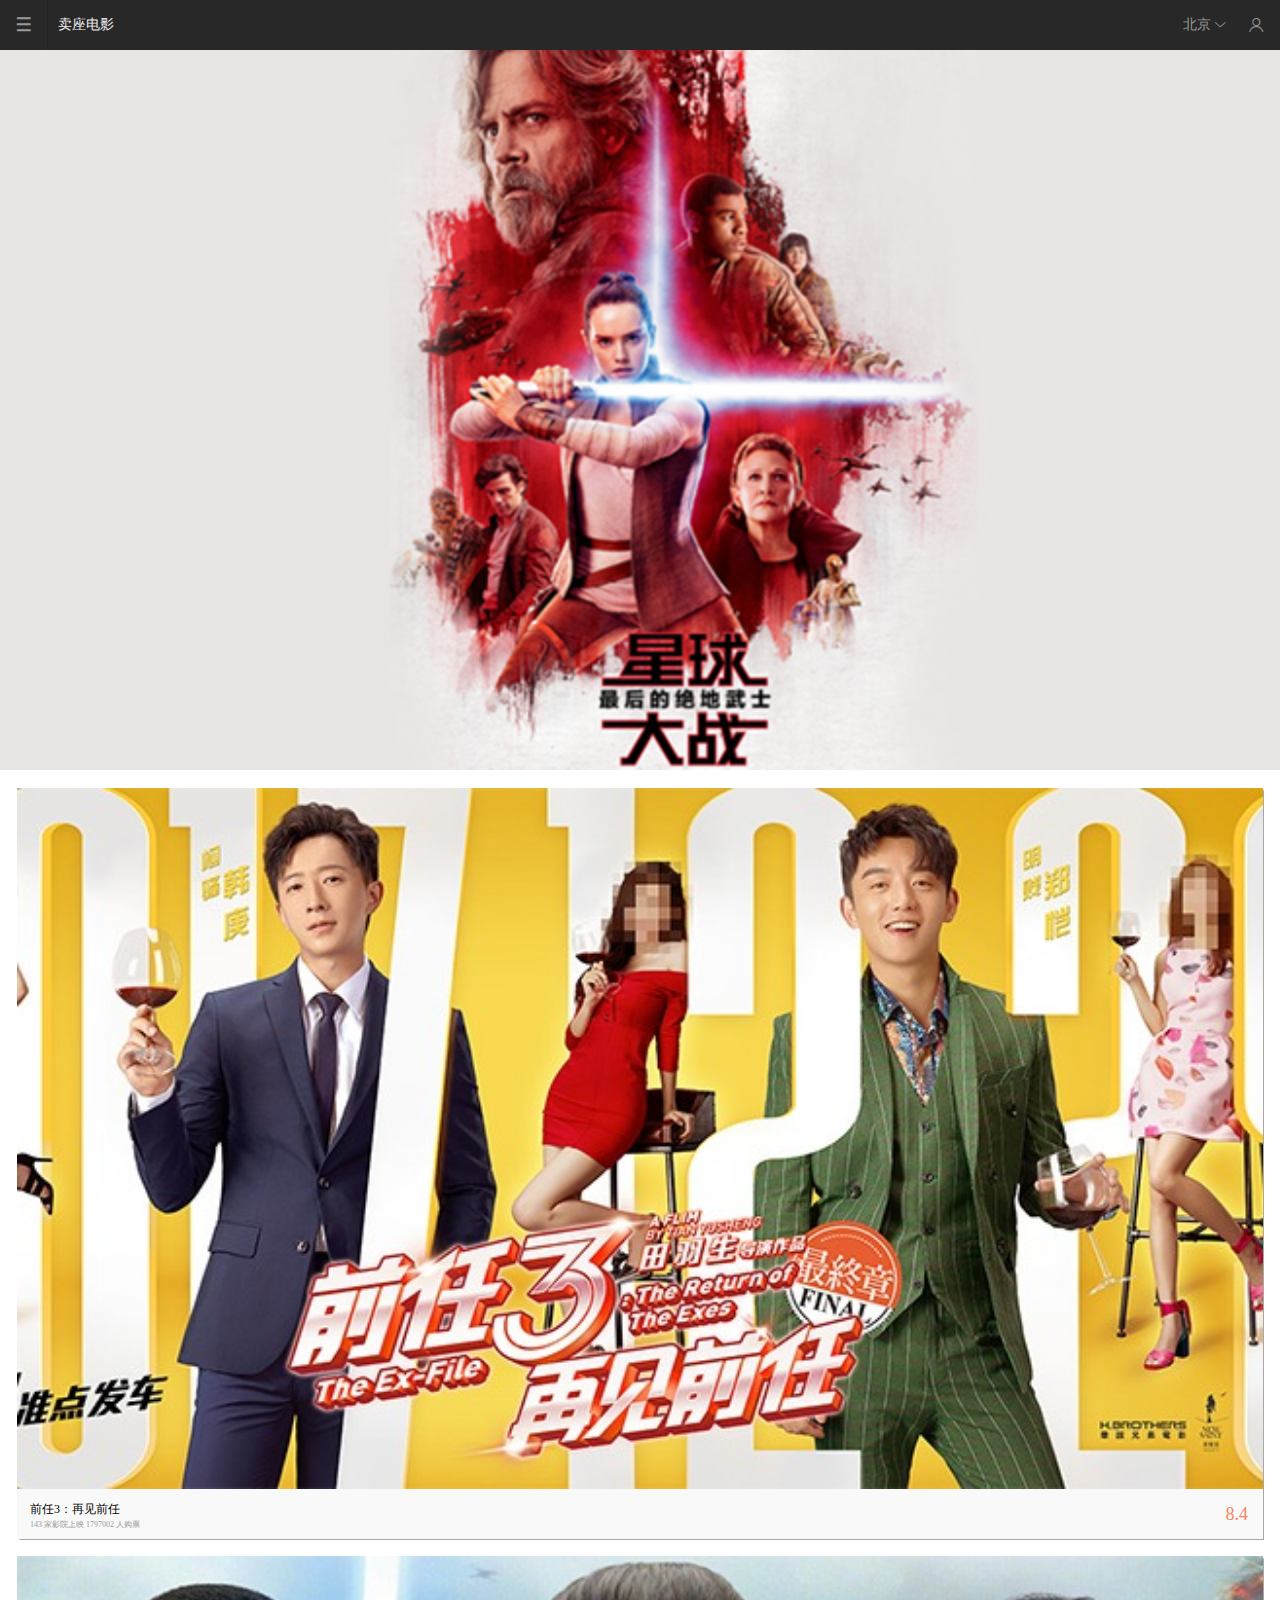
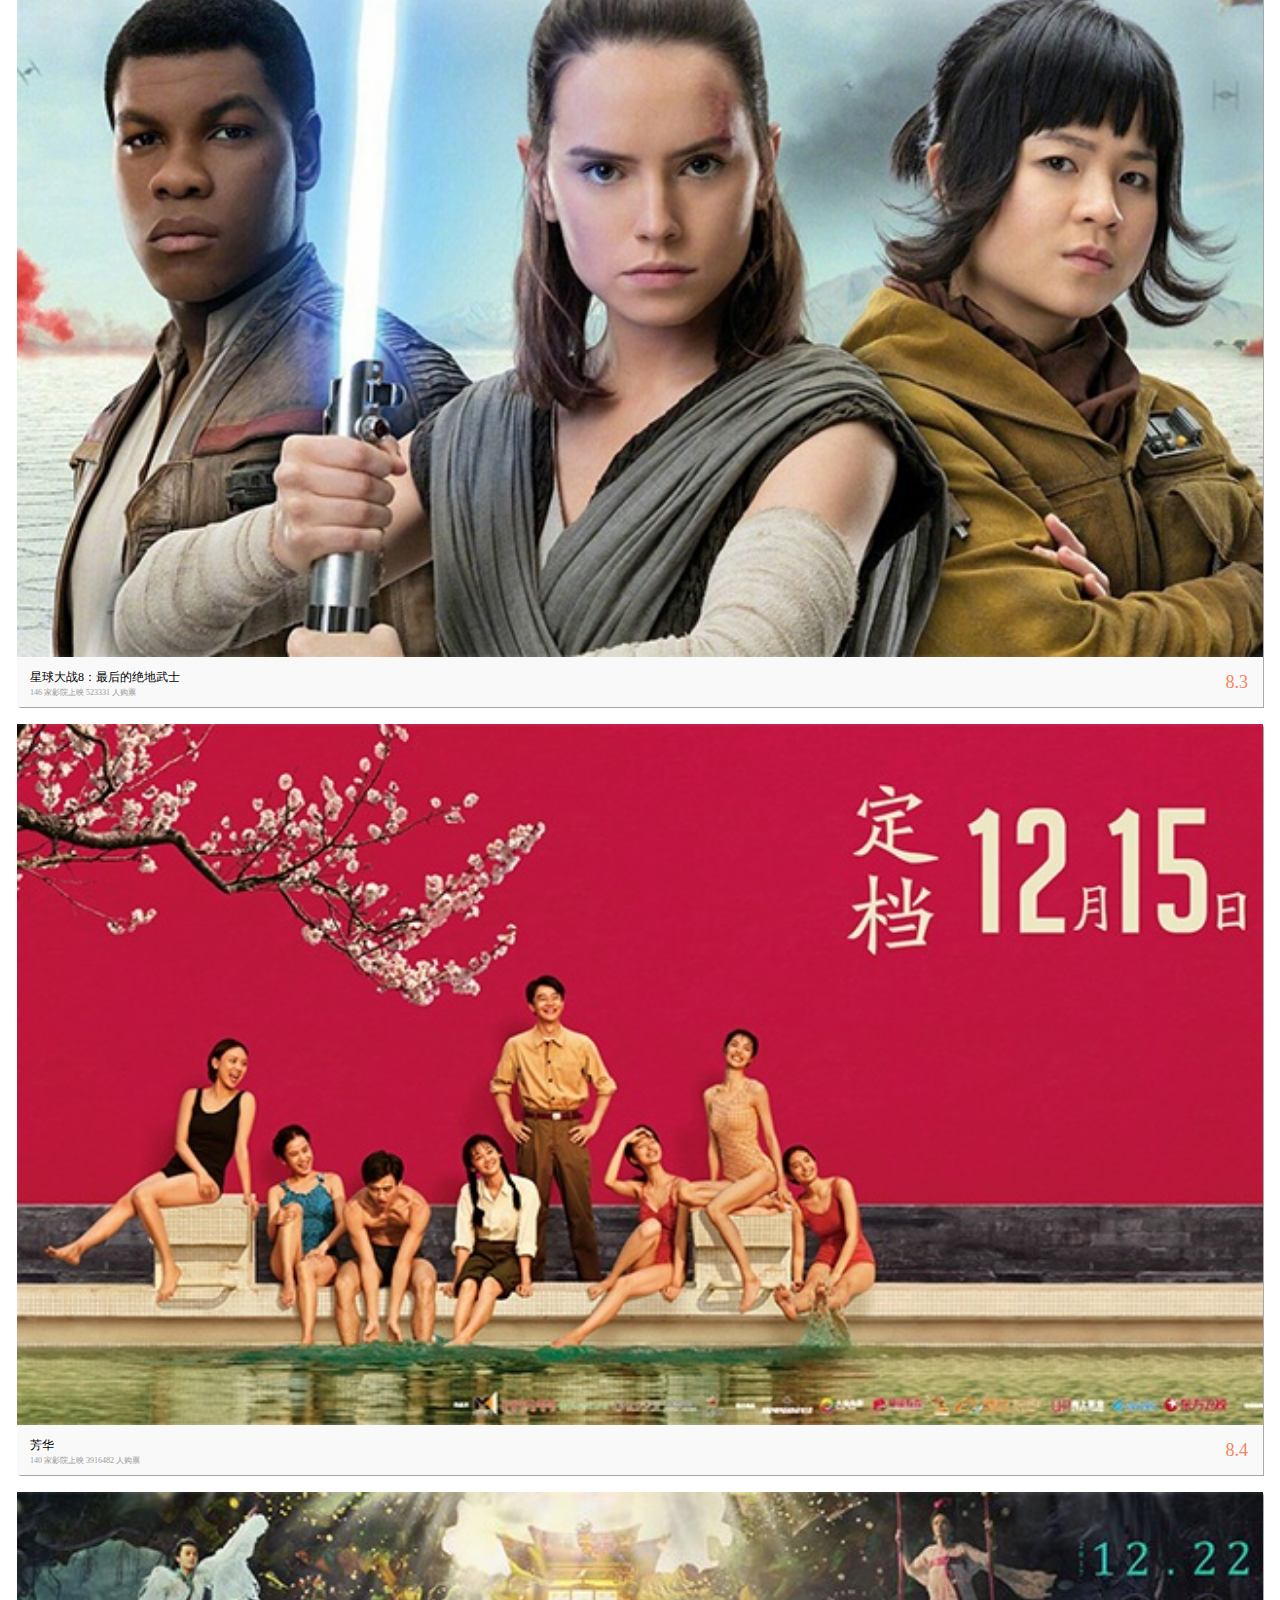
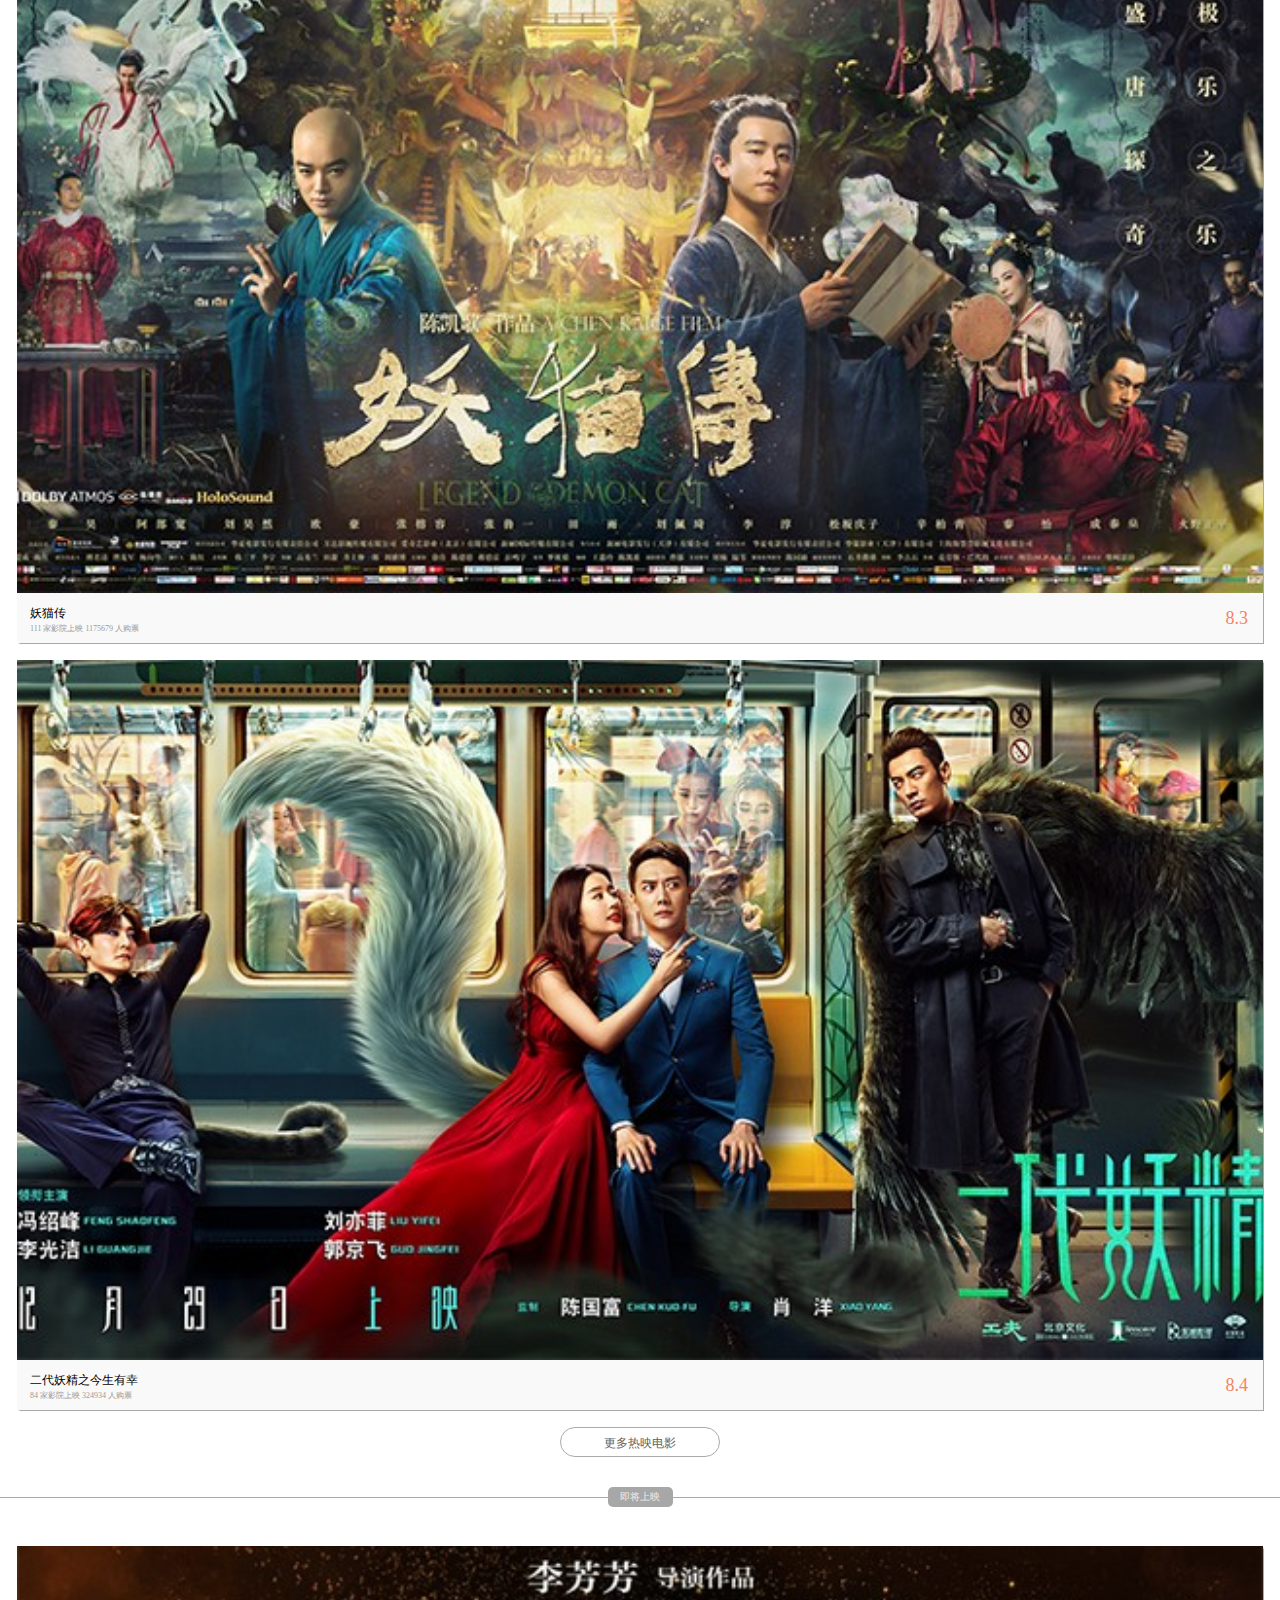
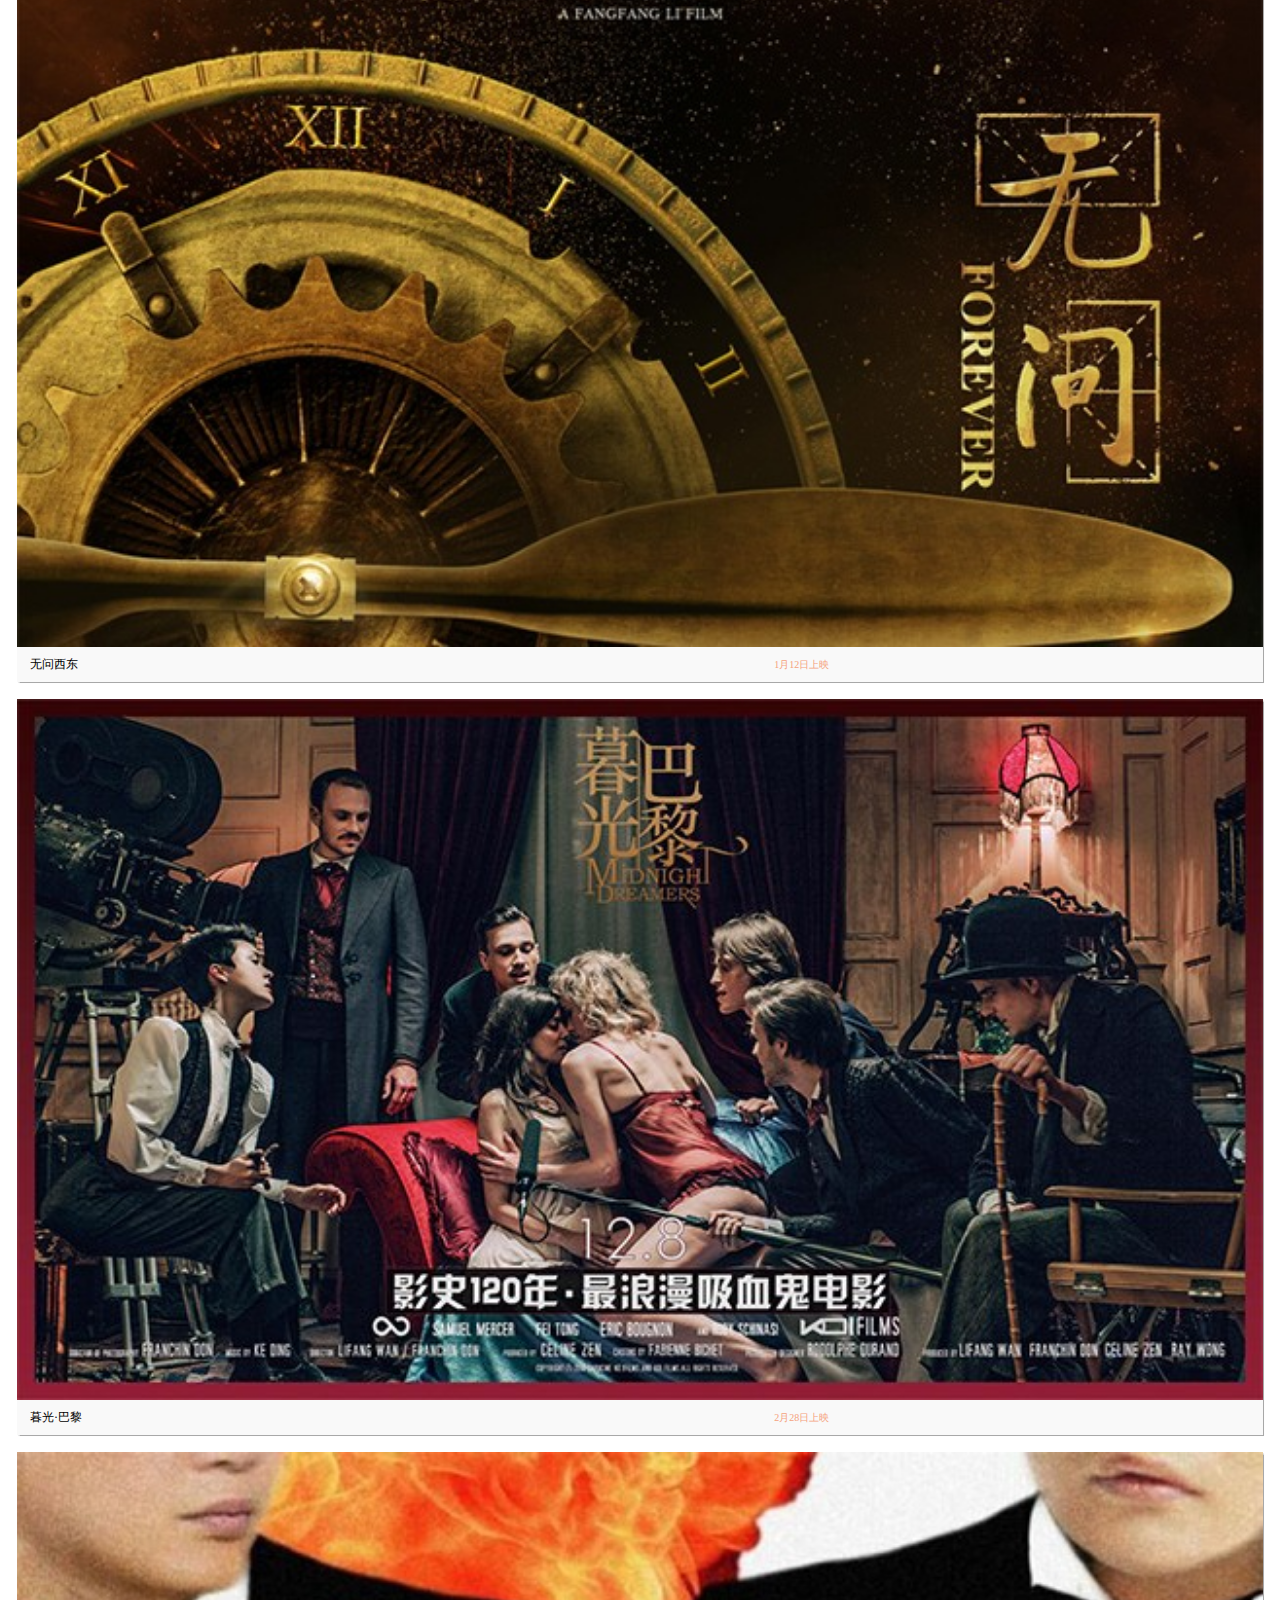
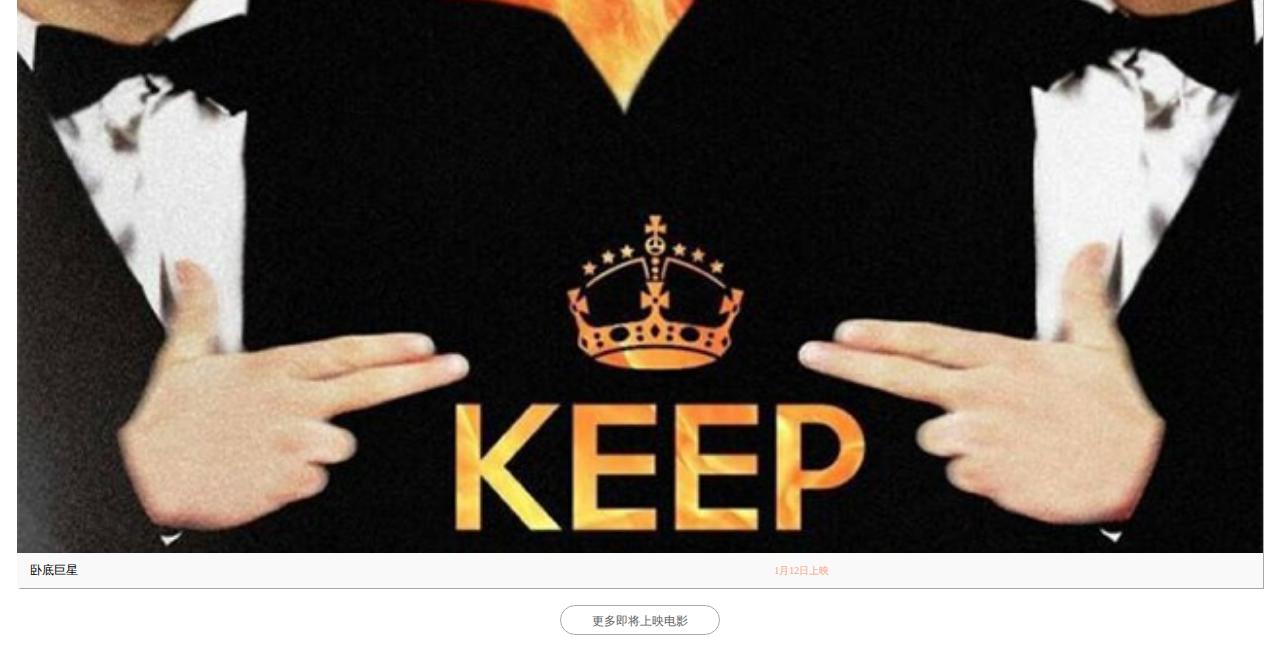
<file: index.html>
<!DOCTYPE html>
<html lang="en">
<head>
    <meta charset="UTF-8">
    <meta content="width=device-width,initial-scale=1,minimum-scale=1,maximum-scale=1,user-scalable=no" name="viewport">
    <script>
        (function (doc, win) {
            var docEl = doc.documentElement,
                resizeEvt = 'orientationchange' in window ? 'orientationchange' : 'resize',
                recalc = function () {
                    var clientWidth = docEl.clientWidth;
                    if (!clientWidth) return;
                    if(clientWidth>=640){
                        docEl.style.fontSize = '100px';
                    }else{
                        docEl.style.fontSize = 100 * (clientWidth / 640) + 'px';
                        // docEl.style.fontSize = '100px';
                    }
                };

            if (!doc.addEventListener) return;
            win.addEventListener(resizeEvt, recalc, false);
            doc.addEventListener('DOMContentLoaded', recalc, false);
        })(document, window);
    </script>
    <title>卖座电影</title>
    <link rel="stylesheet" href="css/index.css">
    <link rel="stylesheet" href="css/common.css">
    <link rel="stylesheet" href="iconfont/iconfont.css">
</head>
<body>
<main>
    <div class="application">
        <div class="application-head">
            <nav id="toolbar" class="notybar-upside">
                <!--顶部左边部分-->
                <h1>
                    <a href="javascript: void 0;">
                        <div class="toolbar-title-icon">
                            <i class="iconfont icon-zhankai"></i>
                        </div>
                        <div class="toolbar-title">卖座电影</div>
                    </a>
                </h1>
                <!--顶部右边部分-->
                <div id="nav-right">
                    <a class="city" href="javascript: void 0;">
                        <span class="city-content">北京</span>
                        <i class="iconfont icon-xiala"></i>
                    </a>
                    <a class="user" href="javascript: void 0;">
                        <i class="iconfont icon-jiaoseguanli"></i>
                    </a>
                </div>

            </nav>
        </div>
        <div class="application-view">
            <section class="content">
                <div class="slick">
                    <div>
                        <img src="images/starwar.jpg" alt="">
                    </div>

                </div>


                <div>
                    <div class="movie">
                        <ul class="list-unstyled">
                            <!--li*5>div.movie-item>((div.movie-item-img>div.img-responsive>img)+div.row .desc)-->
                            <li>
                                <div class="movie-item">
                                    <div class="movie-item-img">
                                        <div class="img-responsive"><img src="images/theEx.jpg" alt=""></div>
                                    </div>
                                    <div class="row desc">
                                        <div class="c10 left">
                                            <div class="film-name">前任3：再见前任</div>
                                            <div class="count">
                                                <span>143</span>
                                                <span>家影院上映</span>
                                                <span>1797002</span>
                                                <span>人购票</span>
                                            </div>
                                        </div>
                                        <div class="c2 right">
                                            <span class="score">8.4</span>
                                        </div>
                                    </div>
                                </div>
                            </li>
                            <li>
                                <div class="movie-item">
                                    <div class="movie-item-img">
                                        <div class="img-responsive"><img src="images/starwar8.jpg" alt=""></div>
                                    </div>
                                    <div class="row desc">
                                        <div class="c10 left">
                                            <div class="film-name">星球大战8：最后的绝地武士</div>
                                            <div class="count">
                                                <span>146</span>
                                                <span>家影院上映</span>
                                                <span>523331</span>
                                                <span>人购票</span>
                                            </div>
                                        </div>
                                        <div class="c2 right">
                                            <span class="score">8.3</span>
                                        </div>
                                    </div>
                                </div>
                            </li>
                            <li>
                                <div class="movie-item">
                                    <div class="movie-item-img">
                                        <div class="img-responsive"><img src="images/fanghua.jpg" alt=""></div>
                                    </div>
                                    <div class="row desc">
                                        <div class="c10 left">
                                            <div class="film-name">芳华</div>
                                            <div class="count">
                                                <span>140</span>
                                                <span>家影院上映</span>
                                                <span>3916482</span>
                                                <span>人购票</span>
                                            </div>
                                        </div>
                                        <div class="c2 right">
                                            <span class="score">8.4</span>
                                        </div>
                                    </div>
                                </div>
                            </li>
                            <li>
                                <div class="movie-item">
                                    <div class="movie-item-img">
                                        <div class="img-responsive"><img src="images/cat.jpg" alt=""></div>
                                    </div>
                                    <div class="row desc">
                                        <div class="c10 left">
                                            <div class="film-name">妖猫传</div>
                                            <div class="count">
                                                <span>111</span>
                                                <span>家影院上映</span>
                                                <span>1175679</span>
                                                <span>人购票</span>
                                            </div>
                                        </div>
                                        <div class="c2 right">
                                            <span class="score">8.3</span>
                                        </div>
                                    </div>
                                </div>
                            </li>
                            <li>
                                <div class="movie-item">
                                    <div class="movie-item-img">
                                        <div class="img-responsive"><img src="images/ghost.jpg" alt=""></div>
                                    </div>
                                    <div class="row desc">
                                        <div class="c10 left">
                                            <div class="film-name">二代妖精之今生有幸</div>
                                            <div class="count">
                                                <span>84</span>
                                                <span>家影院上映</span>
                                                <span>324934</span>
                                                <span>人购票</span>
                                            </div>
                                        </div>
                                        <div class="c2 right">
                                            <span class="score">8.4</span>
                                        </div>
                                    </div>
                                </div>
                            </li>
                        </ul>
                    </div>
                    <div class="more-button">更多热映电影</div>
                </div>



                <div>
                    <div class="dividing-line">
                        <div class="upcoming">即将上映</div>
                        </div>
                    <div class="movie">
                        <ul class="list-unstyled">
                            <li>
                                <div class="movie-item">
                                    <div class="movie-item-img">
                                        <div class="img-responsive"><img src="images/wuwen.jpg" alt=""></div>
                                    </div>
                                    <div class="row upcoming-desc">
                                        <div class="c7 left">
                                            <div class="film-name">无问西东</div>
                                        </div>
                                        <div class="c5 right">
                                            <div class="showing-date">1月12日上映</div>
                                        </div>
                                    </div>
                                </div>
                            </li>
                            <li>
                                <div class="movie-item">
                                    <div class="movie-item-img">
                                        <div class="img-responsive"><img src="images/muguang.jpg" alt=""></div>
                                    </div>
                                    <div class="row upcoming-desc">
                                        <div class="c7 left">
                                            <div class="film-name">暮光·巴黎</div>
                                        </div>
                                        <div class="c5 right">
                                            <div class="showing-date">2月28日上映</div>
                                        </div>
                                    </div>
                                </div>
                            </li>
                            <li>
                                <div class="movie-item">
                                    <div class="movie-item-img">
                                        <div class="img-responsive"><img src="images/keep.jpg" alt=""></div>
                                    </div>
                                    <div class="row upcoming-desc">
                                        <div class="c7 left">
                                            <div class="film-name">卧底巨星</div>
                                        </div>
                                        <div class="c5 right">
                                            <div class="showing-date">1月12日上映</div>
                                        </div>
                                    </div>
                                </div>
                            </li>
                        </ul>
                    </div>
                    <div class="more-button">更多即将上映电影</div>
                </div>



                <div></div>

            </section>
        </div>
    </div>
</main>
</body>
</html>
</file>
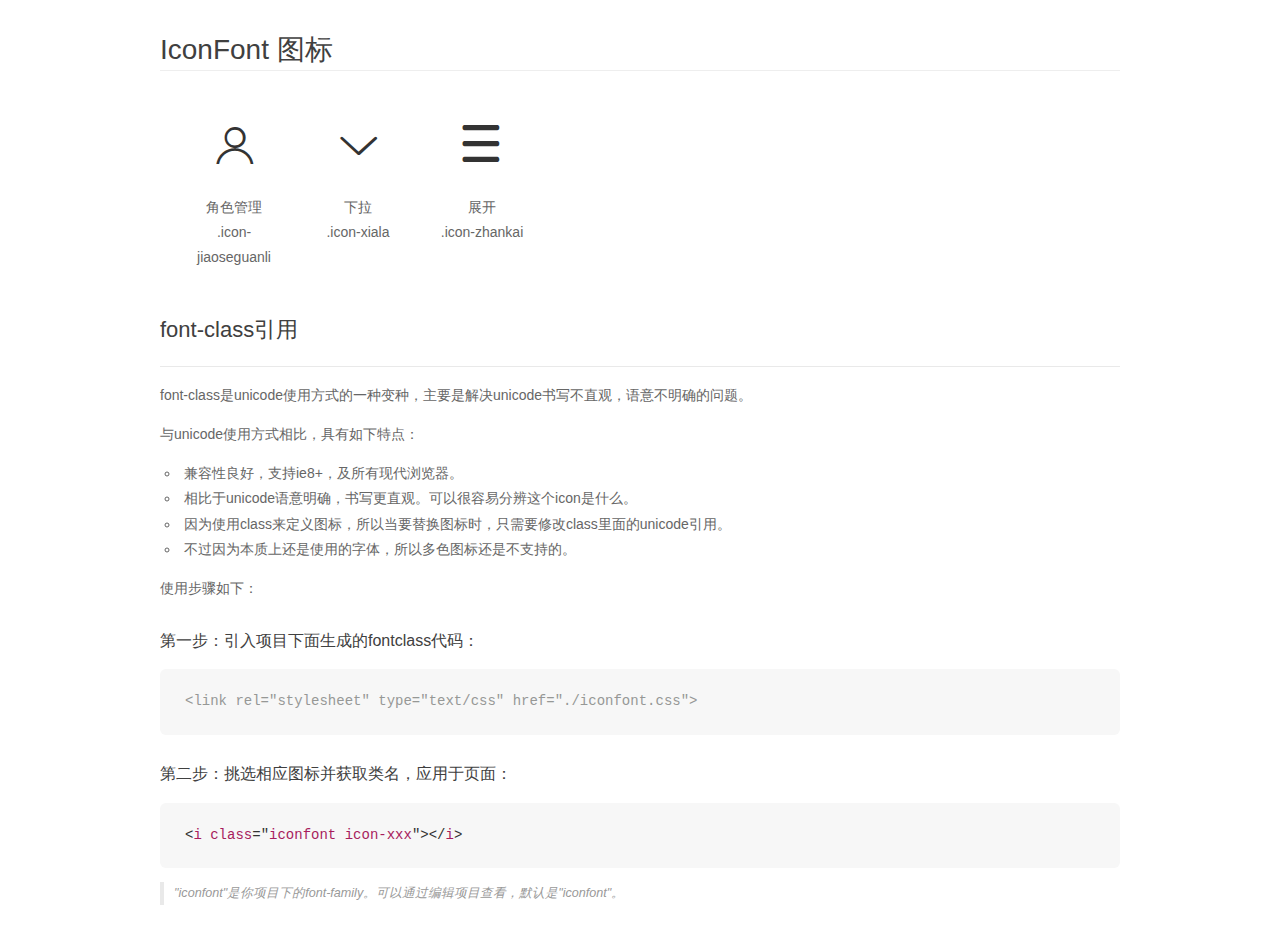
<file: iconfont/demo_fontclass.html>
<!DOCTYPE html>
<html>
<head>
    <meta charset="utf-8"/>
    <title>IconFont</title>
    <link rel="stylesheet" href="demo.css">
    <link rel="stylesheet" href="iconfont.css">
</head>
<body>
    <div class="main markdown">
        <h1>IconFont 图标</h1>
        <ul class="icon_lists clear">
            
                <li>
                <i class="icon iconfont icon-jiaoseguanli"></i>
                    <div class="name">角色管理</div>
                    <div class="fontclass">.icon-jiaoseguanli</div>
                </li>
            
                <li>
                <i class="icon iconfont icon-xiala"></i>
                    <div class="name">下拉</div>
                    <div class="fontclass">.icon-xiala</div>
                </li>
            
                <li>
                <i class="icon iconfont icon-zhankai"></i>
                    <div class="name">展开</div>
                    <div class="fontclass">.icon-zhankai</div>
                </li>
            
        </ul>

        <h2 id="font-class-">font-class引用</h2>
        <hr>

        <p>font-class是unicode使用方式的一种变种，主要是解决unicode书写不直观，语意不明确的问题。</p>
        <p>与unicode使用方式相比，具有如下特点：</p>
        <ul>
        <li>兼容性良好，支持ie8+，及所有现代浏览器。</li>
        <li>相比于unicode语意明确，书写更直观。可以很容易分辨这个icon是什么。</li>
        <li>因为使用class来定义图标，所以当要替换图标时，只需要修改class里面的unicode引用。</li>
        <li>不过因为本质上还是使用的字体，所以多色图标还是不支持的。</li>
        </ul>
        <p>使用步骤如下：</p>
        <h3 id="-fontclass-">第一步：引入项目下面生成的fontclass代码：</h3>


        <pre><code class="lang-js hljs javascript"><span class="hljs-comment">&lt;link rel="stylesheet" type="text/css" href="./iconfont.css"&gt;</span></code></pre>
        <h3 id="-">第二步：挑选相应图标并获取类名，应用于页面：</h3>
        <pre><code class="lang-css hljs">&lt;<span class="hljs-selector-tag">i</span> <span class="hljs-selector-tag">class</span>="<span class="hljs-selector-tag">iconfont</span> <span class="hljs-selector-tag">icon-xxx</span>"&gt;&lt;/<span class="hljs-selector-tag">i</span>&gt;</code></pre>
        <blockquote>
        <p>"iconfont"是你项目下的font-family。可以通过编辑项目查看，默认是"iconfont"。</p>
        </blockquote>
    </div>
</body>
</html>
</file>
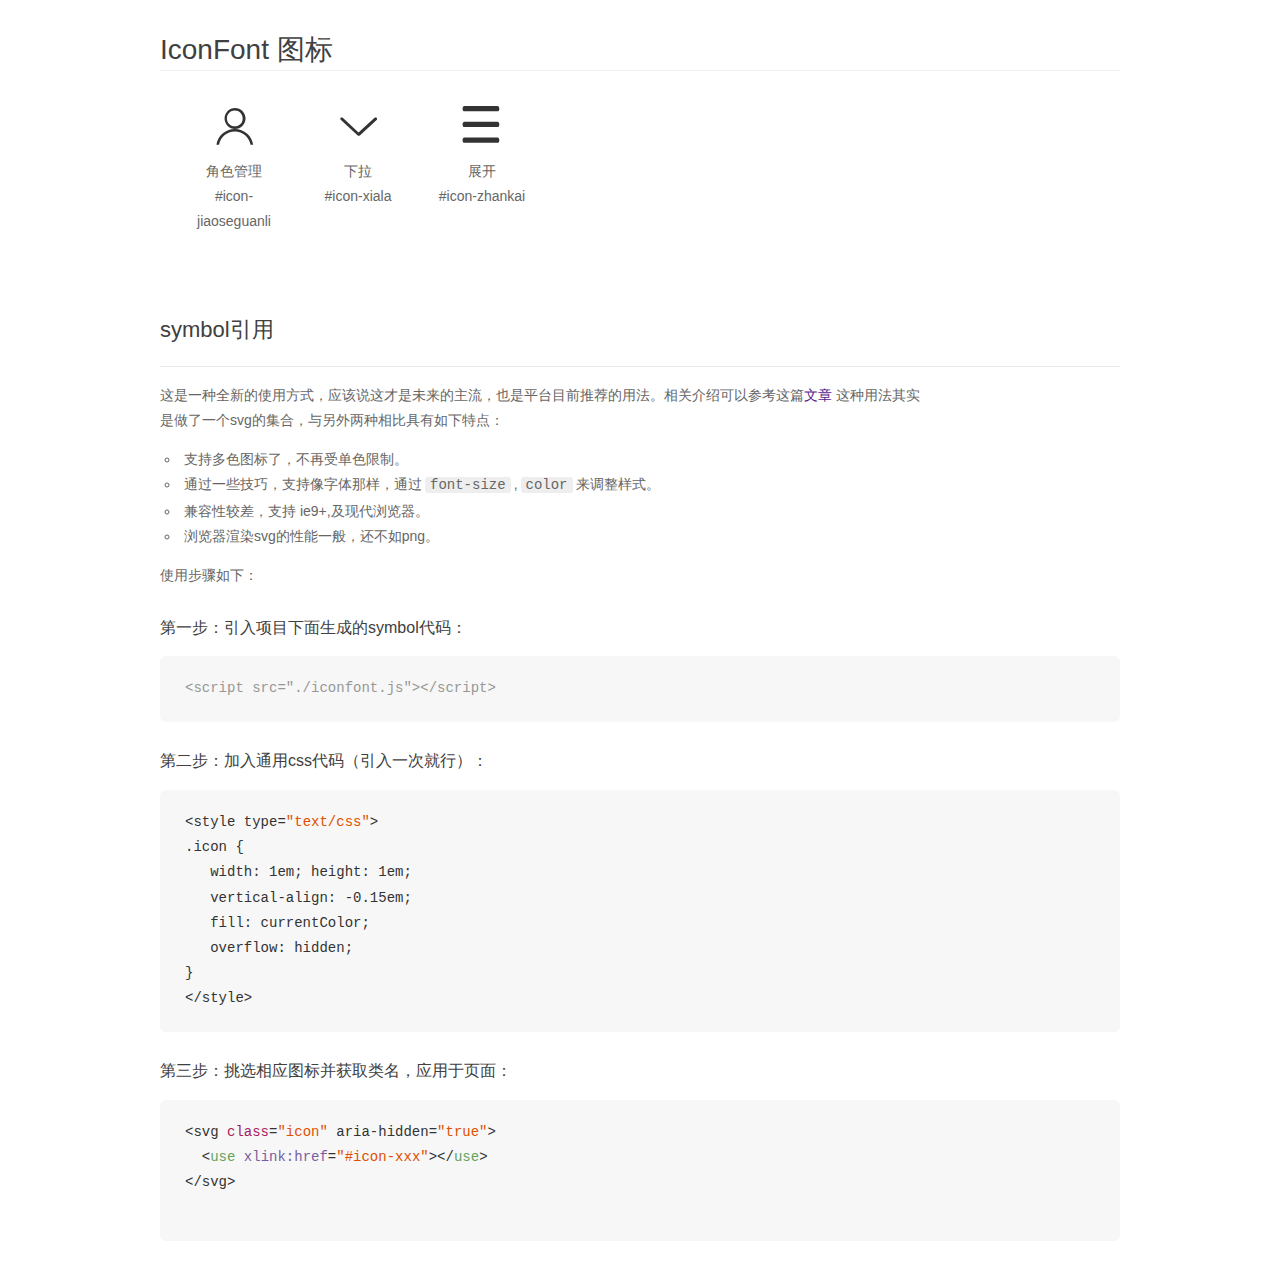
<file: iconfont/demo_symbol.html>
<!DOCTYPE html>
<html>
<head>
    <meta charset="utf-8"/>
    <title>IconFont</title>
    <link rel="stylesheet" href="demo.css">
    <script src="iconfont.js"></script>

    <style type="text/css">
        .icon {
          /* 通过设置 font-size 来改变图标大小 */
          width: 1em; height: 1em;
          /* 图标和文字相邻时，垂直对齐 */
          vertical-align: -0.15em;
          /* 通过设置 color 来改变 SVG 的颜色/fill */
          fill: currentColor;
          /* path 和 stroke 溢出 viewBox 部分在 IE 下会显示
             normalize.css 中也包含这行 */
          overflow: hidden;
        }

    </style>
</head>
<body>
    <div class="main markdown">
        <h1>IconFont 图标</h1>
        <ul class="icon_lists clear">
            
                <li>
                    <svg class="icon" aria-hidden="true">
                        <use xlink:href="#icon-jiaoseguanli"></use>
                    </svg>
                    <div class="name">角色管理</div>
                    <div class="fontclass">#icon-jiaoseguanli</div>
                </li>
            
                <li>
                    <svg class="icon" aria-hidden="true">
                        <use xlink:href="#icon-xiala"></use>
                    </svg>
                    <div class="name">下拉</div>
                    <div class="fontclass">#icon-xiala</div>
                </li>
            
                <li>
                    <svg class="icon" aria-hidden="true">
                        <use xlink:href="#icon-zhankai"></use>
                    </svg>
                    <div class="name">展开</div>
                    <div class="fontclass">#icon-zhankai</div>
                </li>
            
        </ul>


        <h2 id="symbol-">symbol引用</h2>
        <hr>

        <p>这是一种全新的使用方式，应该说这才是未来的主流，也是平台目前推荐的用法。相关介绍可以参考这篇<a href="">文章</a>
        这种用法其实是做了一个svg的集合，与另外两种相比具有如下特点：</p>
        <ul>
          <li>支持多色图标了，不再受单色限制。</li>
          <li>通过一些技巧，支持像字体那样，通过<code>font-size</code>,<code>color</code>来调整样式。</li>
          <li>兼容性较差，支持 ie9+,及现代浏览器。</li>
          <li>浏览器渲染svg的性能一般，还不如png。</li>
        </ul>
        <p>使用步骤如下：</p>
        <h3 id="-symbol-">第一步：引入项目下面生成的symbol代码：</h3>
        <pre><code class="lang-js hljs javascript"><span class="hljs-comment">&lt;script src="./iconfont.js"&gt;&lt;/script&gt;</span></code></pre>
        <h3 id="-css-">第二步：加入通用css代码（引入一次就行）：</h3>
        <pre><code class="lang-js hljs javascript">&lt;style type=<span class="hljs-string">"text/css"</span>&gt;
.icon {
   width: <span class="hljs-number">1</span>em; height: <span class="hljs-number">1</span>em;
   vertical-align: <span class="hljs-number">-0.15</span>em;
   fill: currentColor;
   overflow: hidden;
}
&lt;<span class="hljs-regexp">/style&gt;</span></code></pre>
        <h3 id="-">第三步：挑选相应图标并获取类名，应用于页面：</h3>
        <pre><code class="lang-js hljs javascript">&lt;svg <span class="hljs-class"><span class="hljs-keyword">class</span></span>=<span class="hljs-string">"icon"</span> aria-hidden=<span class="hljs-string">"true"</span>&gt;<span class="xml"><span class="hljs-tag">
  &lt;<span class="hljs-name">use</span> <span class="hljs-attr">xlink:href</span>=<span class="hljs-string">"#icon-xxx"</span>&gt;</span><span class="hljs-tag">&lt;/<span class="hljs-name">use</span>&gt;</span>
</span>&lt;<span class="hljs-regexp">/svg&gt;
        </span></code></pre>
    </div>
</body>
</html>
</file>
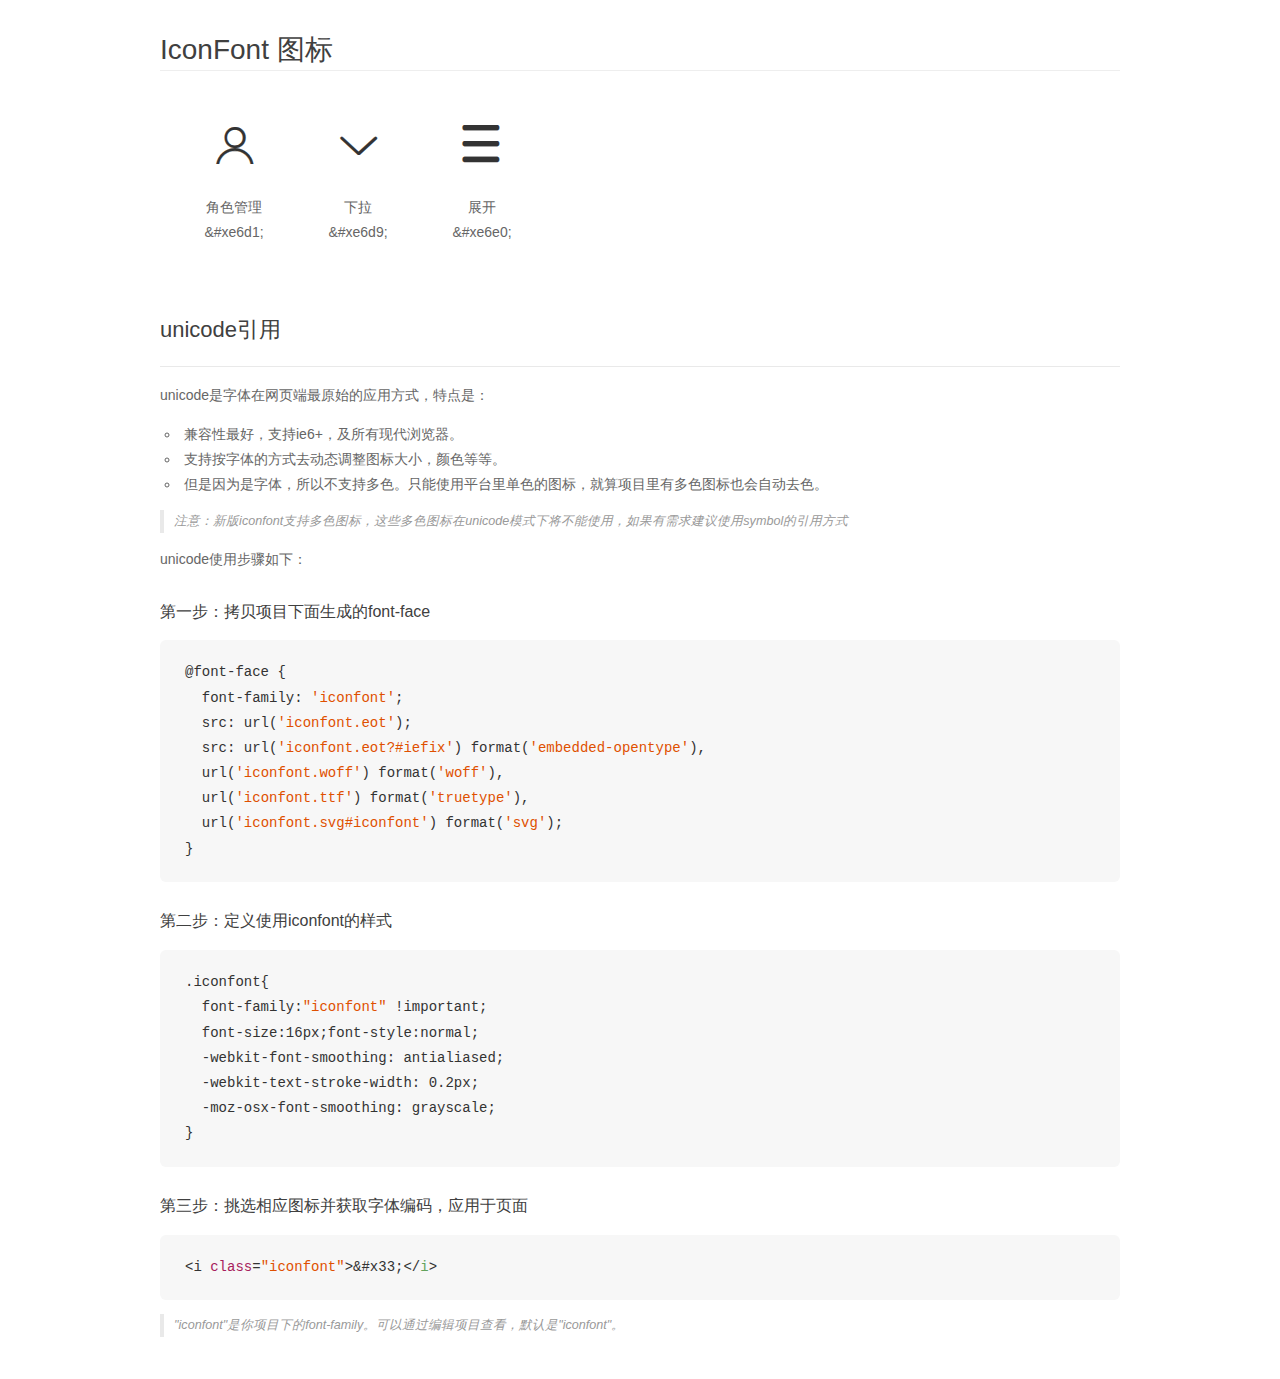
<file: iconfont/demo_unicode.html>
<!DOCTYPE html>
<html>
<head>
    <meta charset="utf-8"/>
    <title>IconFont</title>
    <link rel="stylesheet" href="demo.css">

    <style type="text/css">

        @font-face {font-family: "iconfont";
          src: url('iconfont.eot'); /* IE9*/
          src: url('iconfont.eot#iefix') format('embedded-opentype'), /* IE6-IE8 */
          url('iconfont.woff') format('woff'), /* chrome, firefox */
          url('iconfont.ttf') format('truetype'), /* chrome, firefox, opera, Safari, Android, iOS 4.2+*/
          url('iconfont.svg#iconfont') format('svg'); /* iOS 4.1- */
        }

        .iconfont {
          font-family:"iconfont" !important;
          font-size:16px;
          font-style:normal;
          -webkit-font-smoothing: antialiased;
          -webkit-text-stroke-width: 0.2px;
          -moz-osx-font-smoothing: grayscale;
        }

    </style>
</head>
<body>
    <div class="main markdown">
        <h1>IconFont 图标</h1>
        <ul class="icon_lists clear">
            
                <li>
                <i class="icon iconfont">&#xe6d1;</i>
                    <div class="name">角色管理</div>
                    <div class="code">&amp;#xe6d1;</div>
                </li>
            
                <li>
                <i class="icon iconfont">&#xe6d9;</i>
                    <div class="name">下拉</div>
                    <div class="code">&amp;#xe6d9;</div>
                </li>
            
                <li>
                <i class="icon iconfont">&#xe6e0;</i>
                    <div class="name">展开</div>
                    <div class="code">&amp;#xe6e0;</div>
                </li>
            
        </ul>
        <h2 id="unicode-">unicode引用</h2>
        <hr>

        <p>unicode是字体在网页端最原始的应用方式，特点是：</p>
        <ul>
        <li>兼容性最好，支持ie6+，及所有现代浏览器。</li>
        <li>支持按字体的方式去动态调整图标大小，颜色等等。</li>
        <li>但是因为是字体，所以不支持多色。只能使用平台里单色的图标，就算项目里有多色图标也会自动去色。</li>
        </ul>
        <blockquote>
        <p>注意：新版iconfont支持多色图标，这些多色图标在unicode模式下将不能使用，如果有需求建议使用symbol的引用方式</p>
        </blockquote>
        <p>unicode使用步骤如下：</p>
        <h3 id="-font-face">第一步：拷贝项目下面生成的font-face</h3>
        <pre><code class="lang-js hljs javascript">@font-face {
  font-family: <span class="hljs-string">'iconfont'</span>;
  src: url(<span class="hljs-string">'iconfont.eot'</span>);
  src: url(<span class="hljs-string">'iconfont.eot?#iefix'</span>) format(<span class="hljs-string">'embedded-opentype'</span>),
  url(<span class="hljs-string">'iconfont.woff'</span>) format(<span class="hljs-string">'woff'</span>),
  url(<span class="hljs-string">'iconfont.ttf'</span>) format(<span class="hljs-string">'truetype'</span>),
  url(<span class="hljs-string">'iconfont.svg#iconfont'</span>) format(<span class="hljs-string">'svg'</span>);
}
</code></pre>
        <h3 id="-iconfont-">第二步：定义使用iconfont的样式</h3>
        <pre><code class="lang-js hljs javascript">.iconfont{
  font-family:<span class="hljs-string">"iconfont"</span> !important;
  font-size:<span class="hljs-number">16</span>px;font-style:normal;
  -webkit-font-smoothing: antialiased;
  -webkit-text-stroke-width: <span class="hljs-number">0.2</span>px;
  -moz-osx-font-smoothing: grayscale;
}
</code></pre>
        <h3 id="-">第三步：挑选相应图标并获取字体编码，应用于页面</h3>
        <pre><code class="lang-js hljs javascript">&lt;i <span class="hljs-class"><span class="hljs-keyword">class</span></span>=<span class="hljs-string">"iconfont"</span>&gt;&amp;#x33;<span class="xml"><span class="hljs-tag">&lt;/<span class="hljs-name">i</span>&gt;</span></span></code></pre>

        <blockquote>
        <p>"iconfont"是你项目下的font-family。可以通过编辑项目查看，默认是"iconfont"。</p>
        </blockquote>
    </div>


</body>
</html>
</file>
<file: css/index.css>
/*公共样式*/
*{box-sizing: border-box;}
article, aside, details, figcaption, figure, footer, header, hgroup, main, menu, nav, section, summary{display: block;}
body,div,dl,dt,dd,ul,ol,li,h1,h2,h3,h4,h5,h6,pre,form,fieldset,input,textarea,p,blockquote,th,td {margin:0;padding:0;}
table {border-collapse:collapse;border-spacing:0;}
fieldset,img {border:0}
address,caption,cite,code,dfn,em,strong,th,var {font-style:normal;font-weight:normal}
ol,ul {list-style:none;margin-top: 0;margin-bottom: 0.1rem}
caption,th {text-align:left}
h1,h2,h3,h4,h5,h6 {font-size:0.16rem;font-weight:normal}
q:before,q:after {content:''}
abbr,acronym { border:0}
a,em,i{text-decoration: none}
.clear:after {content: ".";display: block;height: 0;clear: both;visibility: hidden;}
.row {
    margin-right: -0.15rem;
    margin-left: -0.15rem;
}
.c10 {
    width: 83.33333333%;
    float: left;
    position: relative;
    min-height: 0.01rem;
    padding-right: 0.15rem;
    padding-left: 0.15rem;
}
.c2 {
    width: 16.66666667%;
    float: left;
    position: relative;
    min-height: 0.01rem;
    padding-right: 0.15rem;
}
.c7{
    width: 58.33333333%;
    float: left;
    position: relative;
    min-height: 0.01rem;

}
.c5{
    width: 41.66666667%;
    float: left;
    position: relative;
    min-height: 0.01rem;
    padding-right: 0.15rem;
}

#toolbar{
    background: #282828;
    position: fixed;
    z-index: 100;
    top: 0;
    left: 0;
    right: 0;
    width: auto;
    height: 0.5rem;
    line-height: 0.5rem;
    overflow: hidden;
}
.notybar-upside{
    transform-origin:0 0.25rem -0.25rem;
}
#toolbar h1 a .toolbar-title-icon{
    float: left;
    width: 0.48rem;
    text-align: center;
    border-right: 0.01rem solid #222;
    /*mso-border-shadow: 0.01rem 0 0.01rem #363636;*/
    color: #999;
}
#toolbar h1 a .toolbar-title{
    padding: 0 0.1rem;
    float: left;
    font-size: 0.14rem;
    color: #efefef;
    text-overflow: ellipsis;
    white-space: nowrap;
    display: inline-block;
    overflow: hidden;
}

#nav-right{
    float: right;
}
#nav-right a{
color: #999;
}
#nav-right .city{
    float: left;
    font-size: 0.14rem;
    padding: 0 0.06rem;
}
#nav-right .city i{
    font-size: 0.12rem;
}

#nav-right .user{
    float: left;
    font-size: 16px;
    width: 48px;
    text-align: center;
}
.application-view{
    padding: 0.5rem 0 0;
}
.content{
    padding: 0 !important;
    margin: 0 auto !important;
}

.slick{
    height: auto;
}

.slick img{
    border: 0rem solid #fff;
    display: block;
    width: 100%;
    vertical-align: middle;
    transition: all 1.2s ease;
    opacity: 1;
}

.movie ul{
    padding-top: 0.18rem;
}
.list-unstyled{
    padding-left: 0;
}
.movie ul li {
    margin: 0 0.17rem 0.17rem 0.17rem;
    background-color: #f9f9f9;
    box-shadow: 0.005rem 0.005rem 0.01rem #a8a8a8;
    cursor: pointer;
}
.movie ul li .movie-item-img {
    overflow: hidden;
    position: relative;
}
.img-responsive{
    background-size: 100%;
    background-image:url("../images/bg.png");
    display: block;
    max-width: 100%;
    height: auto;
}
.img-responsive img{
    border: 0;
    display: block;
    width: 100%;
    vertical-align: middle;
    transition: all 1.2s ease;
    opacity: 1;
}
.movie ul li .desc{
    height: 0.5rem;
}
.movie ul li .desc .left {
    height: 0.5rem;
    padding-right: 0;
    padding-top: 0.13rem;
    padding-left: 0.28rem;
}
.movie ul li .desc .right {
    padding-left: 0;
}
.movie ul li .desc .left .film-name {
    font-size: 0.12rem;
    line-height: 0.15rem;
    -webkit-user-select: text;
    user-select: text;
}
.movie ul li .desc .left .count {
    font-size: 0.08rem;
    color: #9a9a9a;
    line-height: 0.15rem
}
.movie ul li .desc .right .score {
    color: #f78360;
    display: inline-block;
    line-height: 0.50rem;
    float: right;
    margin-right: 0.15rem;
    font-size: 0.18rem;
}
.more-button {
    width: 1.6rem;
    height: 0.30rem;
    border: 0.01rem solid #aaa;
    border-radius: 0.15rem;
    margin: 0.1rem auto 0.3rem;
    text-align: center;
    line-height: 0.3rem;
    font-size: 0.12rem;
    color: #616161;
    cursor: pointer;
}

.dividing-line {
    position: relative;
    margin-top: 0.3rem;
    margin-bottom: 0.3rem;
    border-bottom: 0.01rem solid #a8a8a8;
}
.upcoming {
    width: 0.65rem;
    height: 0.2rem;
    margin: 0 auto;
    margin-bottom: -0.1rem;
    border-radius: 0.05rem;
    font-size: 0.1rem;
    line-height: 0.2rem;
    text-align: center;
    color: #eee;
    background-color: #a7a7a7;
}
.movie ul li .upcoming-desc {
    height: 0.35rem;
}
.movie ul li .upcoming-desc .left{
    height: 0.35rem;
    padding-right: 0;
    padding-top: 0.1rem;
    padding-left: 0.28rem;
}
.movie ul li .upcoming-desc .left .film-name {
    font-size: 0.12rem;
    line-height: 0.15rem;
}
.movie ul li .upcoming-desc .right{
    height: 0.35rem;
    padding-right: 0;
    padding-top: 0.1rem;
    padding-left: 0.28rem;
}
.movie ul li .upcoming-desc .right .showing-date {
    font-size: 0.1rem;
    color: RGB(245, 162, 125);
    line-height: 0.15rem;
}
</file>
<file: css/common.css>
*{
    box-sizing: border-box;
}
article, aside, details, figcaption, figure, footer, header, hgroup, main, menu, nav, section, summary{
    display: block;
}
body,div,dl,dt,dd,ul,ol,li,h1,h2,h3,h4,h5,h6,pre,form,fieldset,input,textarea,p,blockquote,th,td {margin:0;padding:0;}
table {border-collapse:collapse;border-spacing:0;}
fieldset,img {border:0}
address,caption,cite,code,dfn,em,strong,th,var {font-style:normal;font-weight:normal}
ol,ul {list-style:none}
caption,th {text-align:left}
h1,h2,h3,h4,h5,h6 {font-size:0.16rem;font-weight:normal}
q:before,q:after {content:''}
abbr,acronym { border:0}
a,em,i{text-decoration: none}
.clear:after {
    content: ".";
    display: block;
    height: 0;
    clear: both;
    visibility: hidden;
}
</file>
<file: iconfont/iconfont.css>
@font-face {font-family: "iconfont";
  src: url('iconfont.eot?t=1515487448790'); /* IE9*/
  src: url('iconfont.eot?t=1515487448790#iefix') format('embedded-opentype'), /* IE6-IE8 */
  url('[data-uri]') format('woff'),
  url('iconfont.ttf?t=1515487448790') format('truetype'), /* chrome, firefox, opera, Safari, Android, iOS 4.2+*/
  url('iconfont.svg?t=1515487448790#iconfont') format('svg'); /* iOS 4.1- */
}

.iconfont {
  font-family:"iconfont" !important;
  font-size:16px;
  font-style:normal;
  -webkit-font-smoothing: antialiased;
  -moz-osx-font-smoothing: grayscale;
}

.icon-jiaoseguanli:before { content: "\e6d1"; }

.icon-xiala:before { content: "\e6d9"; }

.icon-zhankai:before { content: "\e6e0"; }
</file>
<file: iconfont/demo.css>
*{margin: 0;padding: 0;list-style: none;}
/*
KISSY CSS Reset
理念：1. reset 的目的不是清除浏览器的默认样式，这仅是部分工作。清除和重置是紧密不可分的。
2. reset 的目的不是让默认样式在所有浏览器下一致，而是减少默认样式有可能带来的问题。
3. reset 期望提供一套普适通用的基础样式。但没有银弹，推荐根据具体需求，裁剪和修改后再使用。
特色：1. 适应中文；2. 基于最新主流浏览器。
维护：玉伯<lifesinger@gmail.com>, 正淳<ragecarrier@gmail.com>
 */

/** 清除内外边距 **/
body, h1, h2, h3, h4, h5, h6, hr, p, blockquote, /* structural elements 结构元素 */
dl, dt, dd, ul, ol, li, /* list elements 列表元素 */
pre, /* text formatting elements 文本格式元素 */
form, fieldset, legend, button, input, textarea, /* form elements 表单元素 */
th, td /* table elements 表格元素 */ {
  margin: 0;
  padding: 0;
}

/** 设置默认字体 **/
body,
button, input, select, textarea /* for ie */ {
  font: 12px/1.5 tahoma, arial, \5b8b\4f53, sans-serif;
}
h1, h2, h3, h4, h5, h6 { font-size: 100%; }
address, cite, dfn, em, var { font-style: normal; } /* 将斜体扶正 */
code, kbd, pre, samp { font-family: courier new, courier, monospace; } /* 统一等宽字体 */
small { font-size: 12px; } /* 小于 12px 的中文很难阅读，让 small 正常化 */

/** 重置列表元素 **/
ul, ol { list-style: none; }

/** 重置文本格式元素 **/
a { text-decoration: none; }
a:hover { text-decoration: underline; }


/** 重置表单元素 **/
legend { color: #000; } /* for ie6 */
fieldset, img { border: 0; } /* img 搭车：让链接里的 img 无边框 */
button, input, select, textarea { font-size: 100%; } /* 使得表单元素在 ie 下能继承字体大小 */
/* 注：optgroup 无法扶正 */

/** 重置表格元素 **/
table { border-collapse: collapse; border-spacing: 0; }

/* 清除浮动 */
.ks-clear:after, .clear:after {
  content: '\20';
  display: block;
  height: 0;
  clear: both;
}
.ks-clear, .clear {
  *zoom: 1;
}

.main {
  padding: 30px 100px;
width: 960px;
margin: 0 auto;
}
.main h1{font-size:36px; color:#333; text-align:left;margin-bottom:30px; border-bottom: 1px solid #eee;}

.helps{margin-top:40px;}
.helps pre{
  padding:20px;
  margin:10px 0;
  border:solid 1px #e7e1cd;
  background-color: #fffdef;
  overflow: auto;
}

.icon_lists{
  width: 100% !important;

}

.icon_lists li{
  float:left;
  width: 100px;
  height:180px;
  text-align: center;
  list-style: none !important;
}
.icon_lists .icon{
  font-size: 42px;
  line-height: 100px;
  margin: 10px 0;
  color:#333;
  -webkit-transition: font-size 0.25s ease-out 0s;
  -moz-transition: font-size 0.25s ease-out 0s;
  transition: font-size 0.25s ease-out 0s;

}
.icon_lists .icon:hover{
  font-size: 100px;
}



.markdown {
  color: #666;
  font-size: 14px;
  line-height: 1.8;
}

.highlight {
  line-height: 1.5;
}

.markdown img {
  vertical-align: middle;
  max-width: 100%;
}

.markdown h1 {
  color: #404040;
  font-weight: 500;
  line-height: 40px;
  margin-bottom: 24px;
}

.markdown h2,
.markdown h3,
.markdown h4,
.markdown h5,
.markdown h6 {
  color: #404040;
  margin: 1.6em 0 0.6em 0;
  font-weight: 500;
  clear: both;
}

.markdown h1 {
  font-size: 28px;
}

.markdown h2 {
  font-size: 22px;
}

.markdown h3 {
  font-size: 16px;
}

.markdown h4 {
  font-size: 14px;
}

.markdown h5 {
  font-size: 12px;
}

.markdown h6 {
  font-size: 12px;
}

.markdown hr {
  height: 1px;
  border: 0;
  background: #e9e9e9;
  margin: 16px 0;
  clear: both;
}

.markdown p,
.markdown pre {
  margin: 1em 0;
}

.markdown > p,
.markdown > blockquote,
.markdown > .highlight,
.markdown > ol,
.markdown > ul {
  width: 80%;
}

.markdown ul > li {
  list-style: circle;
}

.markdown > ul li,
.markdown blockquote ul > li {
  margin-left: 20px;
  padding-left: 4px;
}

.markdown > ul li p,
.markdown > ol li p {
  margin: 0.6em 0;
}

.markdown ol > li {
  list-style: decimal;
}

.markdown > ol li,
.markdown blockquote ol > li {
  margin-left: 20px;
  padding-left: 4px;
}

.markdown code {
  margin: 0 3px;
  padding: 0 5px;
  background: #eee;
  border-radius: 3px;
}

.markdown pre {
  border-radius: 6px;
  background: #f7f7f7;
  padding: 20px;
}

.markdown pre code {
  border: none;
  background: #f7f7f7;
  margin: 0;
}

.markdown strong,
.markdown b {
  font-weight: 600;
}

.markdown > table {
  border-collapse: collapse;
  border-spacing: 0px;
  empty-cells: show;
  border: 1px solid #e9e9e9;
  width: 95%;
  margin-bottom: 24px;
}

.markdown > table th {
  white-space: nowrap;
  color: #333;
  font-weight: 600;

}

.markdown > table th,
.markdown > table td {
  border: 1px solid #e9e9e9;
  padding: 8px 16px;
  text-align: left;
}

.markdown > table th {
  background: #F7F7F7;
}

.markdown blockquote {
  font-size: 90%;
  color: #999;
  border-left: 4px solid #e9e9e9;
  padding-left: 0.8em;
  margin: 1em 0;
  font-style: italic;
}

.markdown blockquote p {
  margin: 0;
}

.markdown .anchor {
  opacity: 0;
  transition: opacity 0.3s ease;
  margin-left: 8px;
}

.markdown .waiting {
  color: #ccc;
}

.markdown h1:hover .anchor,
.markdown h2:hover .anchor,
.markdown h3:hover .anchor,
.markdown h4:hover .anchor,
.markdown h5:hover .anchor,
.markdown h6:hover .anchor {
  opacity: 1;
  display: inline-block;
}

.markdown > br,
.markdown > p > br {
  clear: both;
}


.hljs {
  display: block;
  background: white;
  padding: 0.5em;
  color: #333333;
  overflow-x: auto;
}

.hljs-comment,
.hljs-meta {
  color: #969896;
}

.hljs-string,
.hljs-variable,
.hljs-template-variable,
.hljs-strong,
.hljs-emphasis,
.hljs-quote {
  color: #df5000;
}

.hljs-keyword,
.hljs-selector-tag,
.hljs-type {
  color: #a71d5d;
}

.hljs-literal,
.hljs-symbol,
.hljs-bullet,
.hljs-attribute {
  color: #0086b3;
}

.hljs-section,
.hljs-name {
  color: #63a35c;
}

.hljs-tag {
  color: #333333;
}

.hljs-title,
.hljs-attr,
.hljs-selector-id,
.hljs-selector-class,
.hljs-selector-attr,
.hljs-selector-pseudo {
  color: #795da3;
}

.hljs-addition {
  color: #55a532;
  background-color: #eaffea;
}

.hljs-deletion {
  color: #bd2c00;
  background-color: #ffecec;
}

.hljs-link {
  text-decoration: underline;
}

pre{
  background: #fff;
}
</file>
